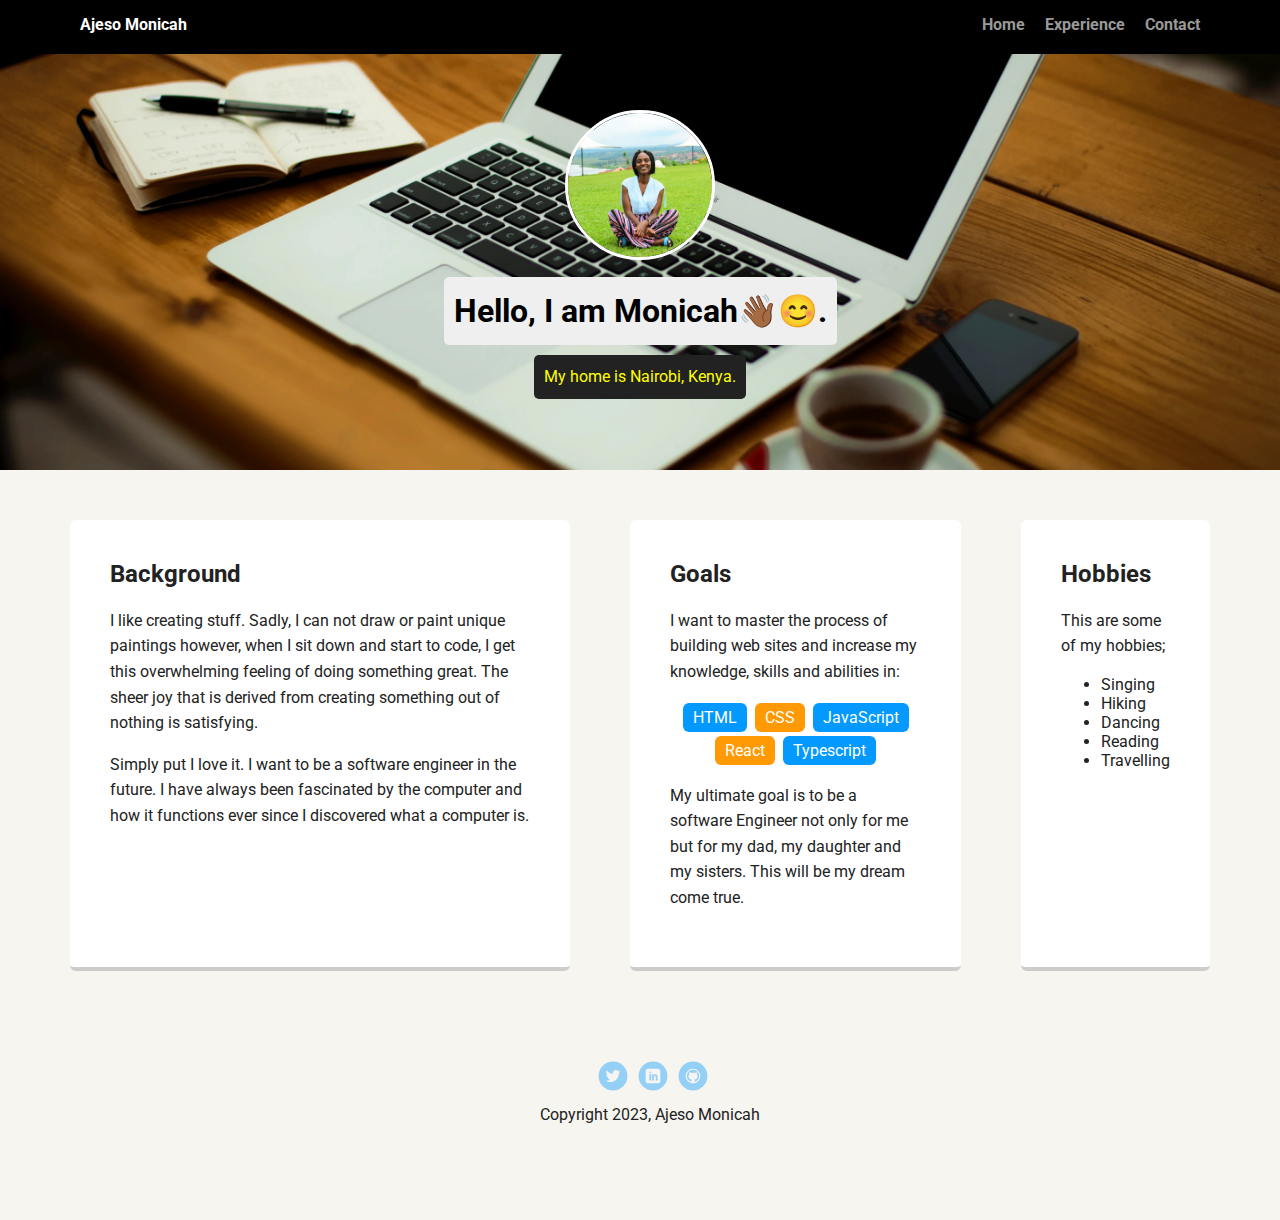
<file: index.html>
<!doctype html>
<html lang="en">

<head>
  <meta charset="utf-8">
  <title>Ajeso Monicah's Profile</title>
  <meta name="viewport" content="width=device-width, initial-scale=1.0">
  <link rel="stylesheet" href="styles.css">
  <link href="https://fonts.googleapis.com/css?family=Muli%7CRoboto:400,300,500,700,900" rel="stylesheet">
</head>

<body>

  <nav class="main-nav">
    <ul class="nav">
      <li class="name">Ajeso Monicah</li>
      <li><a href="index.html">Home</a></li>
      <li><a href="resume.html">Experience</a></li>
      <li><a href="contact.html">Contact</a></li>

    </ul>
  </nav>

  <header>
    <img src="./images/monicah.jpeg" alt="profile image" class="profile-image">
    <h1 class="tag name">Hello, I am Monicah👋🏾😊.</h1>
    <p class="tag location">My home is Nairobi, Kenya.</p>
  </header>

  <main class="flex">
    <article class="card">
      <h2>Background</h2>
      <p>I like creating stuff. Sadly, I can not
        draw or paint unique paintings however, when I sit down and start to code, I get this overwhelming feeling of
        doing something great. The sheer joy that is derived from creating something out of nothing is satisfying.
      </p>
      <p>Simply put I love it. I want to be a software engineer in the future. I have always been fascinated by the
        computer and how it functions ever since I discovered what a computer is.</p>
    </article>

    <article class="card">
      <h2>Goals</h2>
      <p>I want to master the process of building web sites and increase my knowledge, skills and abilities in:</p>
      <ul class="skills">
        <li>HTML</li>
        <li>CSS</li>
        <li>JavaScript</li>
        <li>React</li>
        <li>Typescript</li>
      </ul>
      <p>My ultimate goal is to be a software Engineer not only for me but for my dad, my daughter and my sisters. This
        will be my dream come true.</p>
    </article>

    <article class="hobbies card">
      <h2>Hobbies</h2>
      <p>This are some of my hobbies;</p>
      <ul>
        <li>Singing</li>
        <li>Hiking</li>
        <li>Dancing</li>
        <li>Reading</li>
        <li>Travelling </li>
      </ul>
    </article>
  </main>
  <footer>
    <ul>
      <li><a href="https://twitter.com/MonicahAjeso" class="social twitter">Twitter</a></li>
      <li><a href="https://www.linkedin.com/in/monicah-ajeso-b1a083198/" class="social linkedin">LinkedIn</a></li>
      <li><a href="https://github.com/Ajeso" class="social github">Github</a></li>
    </ul>
    <p class="copyright">Copyright 2023, Ajeso Monicah</p>
  </footer>
</body>

</html>
</file>
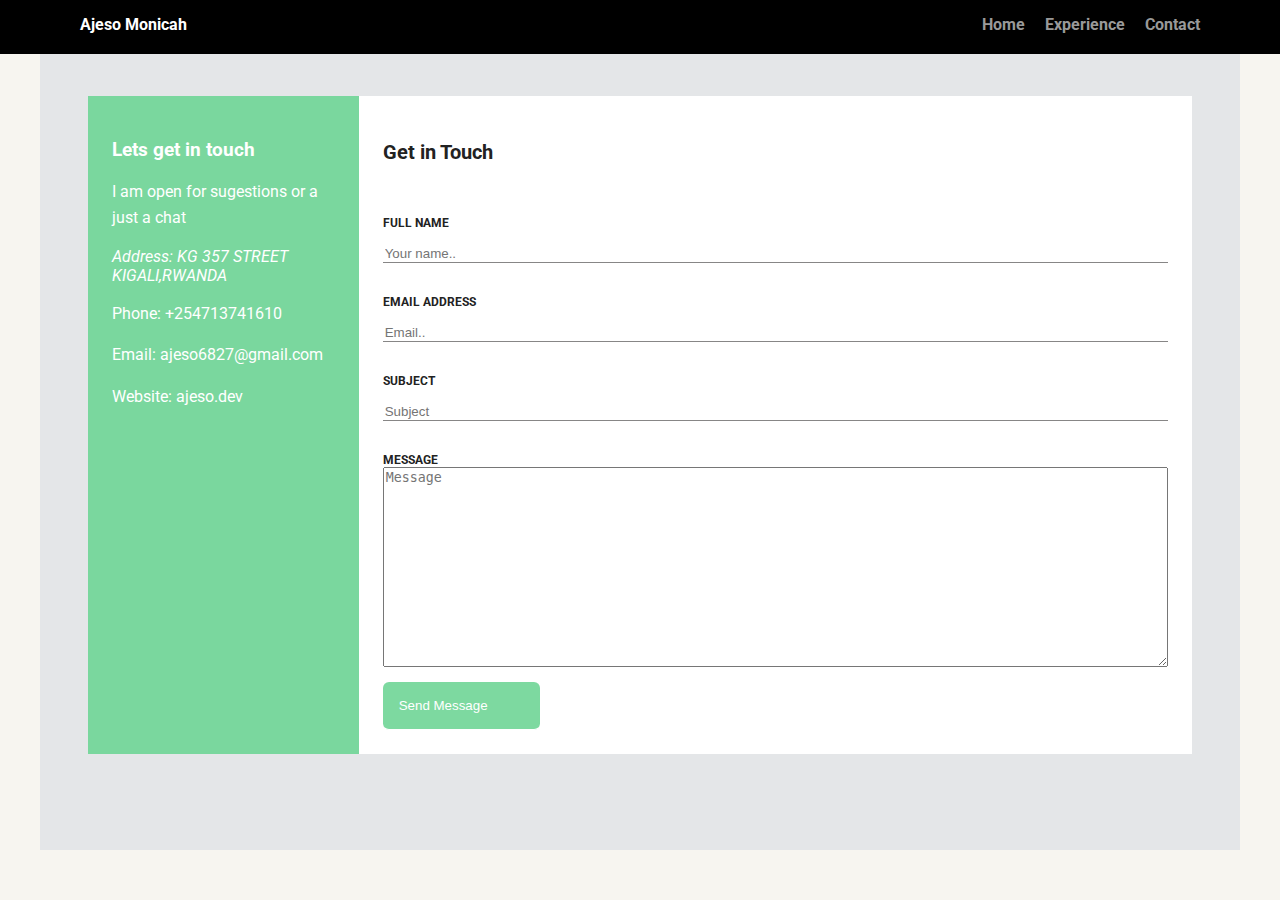
<file: contact.html>
<!DOCTYPE html>
<html lang="en">

<head>
    <meta charset="UTF-8">
    <meta http-equiv="X-UA-Compatible" content="IE=edge">
    <meta name="viewport" content="width=device-width, initial-scale=1.0">
    <title>Ajeso Monicah's Profile</title>
    <link rel="stylesheet" href="styles.css">
    <link href="https://fonts.googleapis.com/css?family=Muli%7CRoboto:400,300,500,700,900" rel="stylesheet">
</head>

<body>

    <nav class="main-nav">
        <ul class="nav">
            <li class="name">Ajeso Monicah</li>
            <li><a href="index.html">Home</a></li>
            <li><a href="resume.html">Experience</a></li>
            <li><a href="contact.html">Contact</a></li>
        </ul>
    </nav>


    <main class="contact flex">
        <div class="intro">
            <h3>Lets get in touch</h3>
            <p>I am open for sugestions or a just a chat</p>
            <address>
                Address:
                KG 357 STREET
                KIGALI,RWANDA

            </address>

            <p>
                <label>Phone:</label>
                <a href="tel:+254713741610">+254713741610
                </a>
            </p>

            <p>
                <label>Email: </label>
                <a href="mailto:ajeso6827@gmail.com" target="_blank">ajeso6827@gmail.com</a>
            </p>

            <p>
                <label>Website:</label>
                <a href="https://www.ajeso.dev/" target="_blank">ajeso.dev</a>
            </p>
        </div>



        <div class="form-div">
            <form action="get">
                <h3>Get in Touch</h3>
                <label for="fname">FULL NAME</label>
                <input type="text" id="fname" name="firstname" placeholder="Your name..">

                <label for="email">EMAIL ADDRESS</label>
                <input type="text" id="email" name="email" placeholder="Email..">

                <label for="subject">SUBJECT</label>
                <input type="text" id="subject" name="subject" placeholder="Subject">

                <label for="message">MESSAGE</label>
                <textarea id="message" name="message" placeholder="Message" style="height:200px"></textarea>

                <input class="submit" type="submit" value="Send Message">

            </form>
        </div>

    </main>
</body>

</html>
</file>
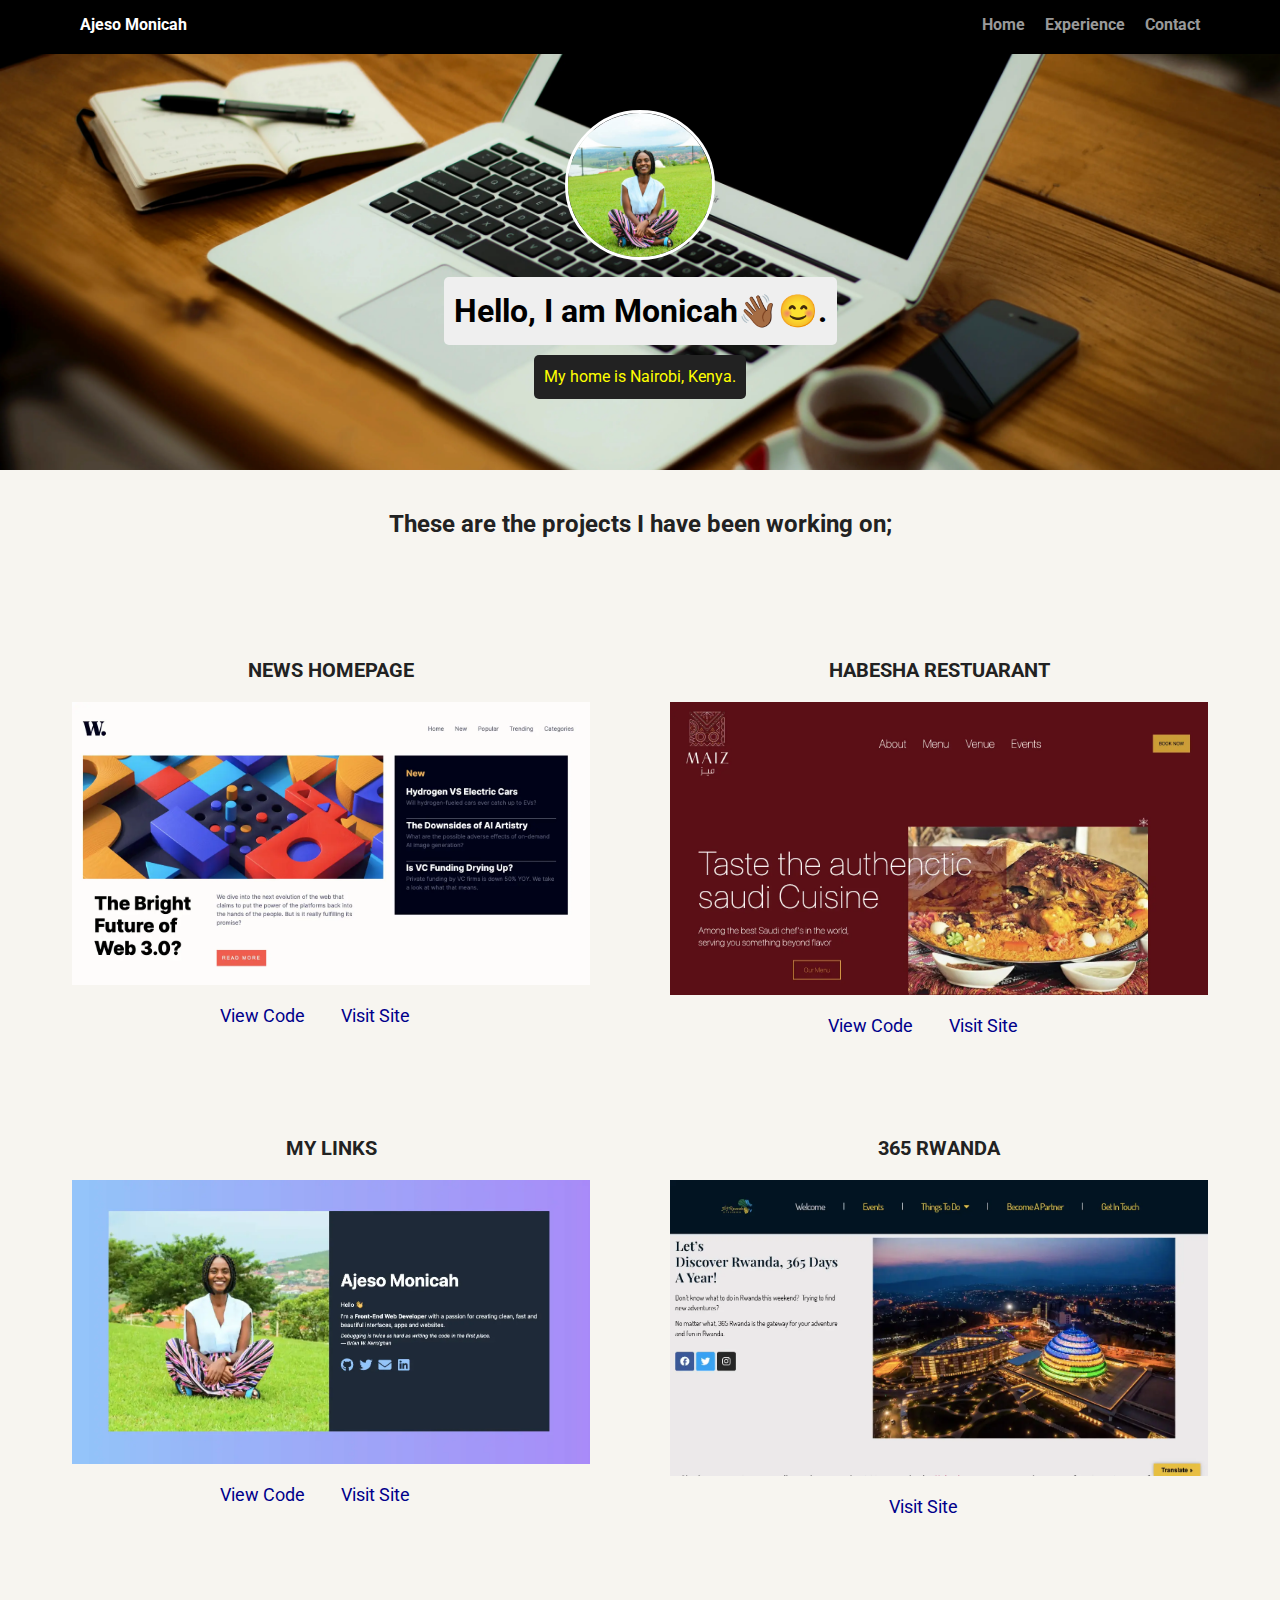
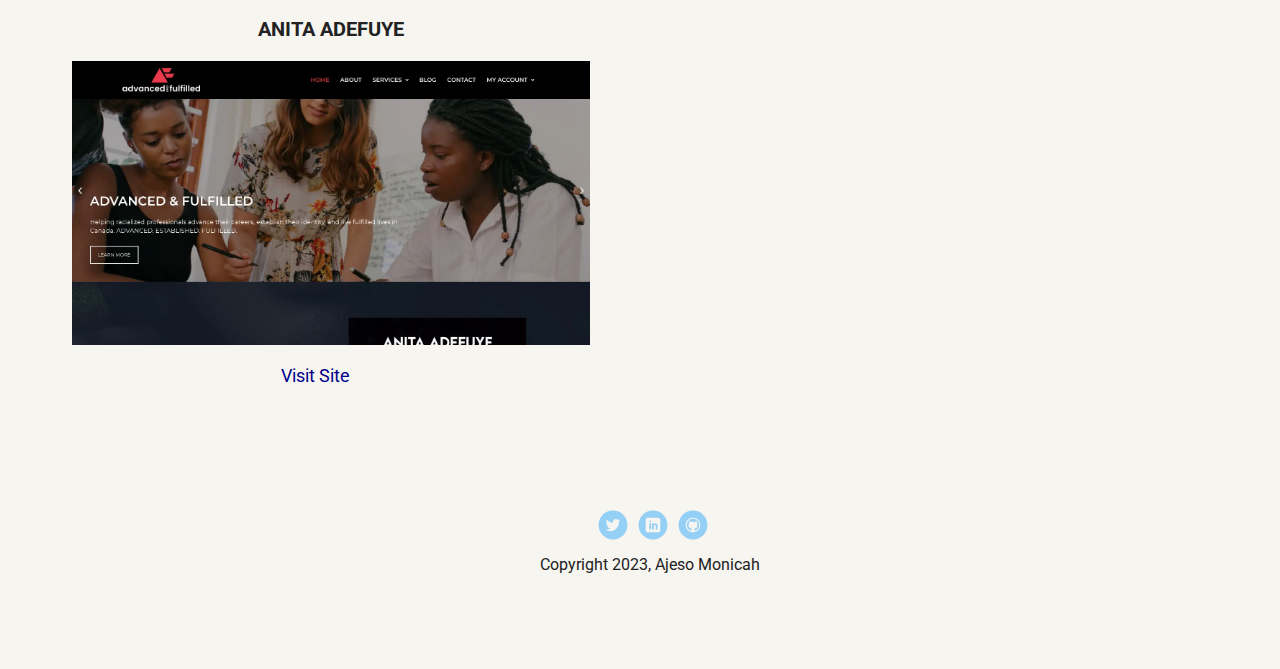
<file: resume.html>
<!DOCTYPE html>
<html lang="en">

<head>
    <meta charset="UTF-8">
    <meta http-equiv="X-UA-Compatible" content="IE=edge">
    <meta name="viewport" content="width=device-width, initial-scale=1.0">
    <title>Ajeso Monicah's Profile</title>
    <link rel="stylesheet" href="styles.css">
    <link href="https://fonts.googleapis.com/css?family=Muli%7CRoboto:400,300,500,700,900" rel="stylesheet">
</head>

<body>
    <nav class="main-nav">
        <ul class="nav">
            <li class="name">Ajeso Monicah</li>
            <li><a href="index.html">Home</a></li>
            <li><a href="resume.html">Experience</a></li>
            <li><a href="contact.html">Contact</a></li>

        </ul>
    </nav>

    <header>
        <img src="./images/monicah.jpeg" alt="profile image" class="profile-image">
        <h1 class="tag name">Hello, I am Monicah👋🏾😊.</h1>
        <p class="tag location">My home is Nairobi, Kenya.</p>
    </header>


    <main>
        <h2>These are the projects I have been working on;</h2>
        <section class="projects">
            <figure>
                <h3>News Homepage</h3>
                <img src="./images/news_page.webp" alt="news-homepage-main-flame">
                <figcaption>
                    <a href="https://github.com/Ajeso/news-Homepage-main" target="_blank"> View Code</a>
                    <a href="https://news-homepage-main-flame.vercel.app/" target="_blank">Visit Site</a>
                </figcaption>
            </figure>

            <figure>
                <h3>Habesha Restuarant</h3>
                <img src="./images/habesha.webp" alt="habesha-foods">
                <figcaption>
                    <a href="https://github.com/Ajeso/habesha-foods" target="_blank"> View Code</a>
                    <a href="https://habesha-foods.ajeso.dev/" target="_blank">Visit Site</a>
                </figcaption>
            </figure>

            <figure>
                <h3>My Links</h3>
                <img src="./images/links_site.webp" alt="links preview">
                <figcaption>
                    <a href="https://github.com/Ajeso/preview" target="_blank"> View Code</a>
                    <a href="https://www.ajeso.dev/" target="_blank">Visit Site</a>
                </figcaption>
            </figure>


            <figure>
                <h3>365 Rwanda</h3>
                <img src="./images/365_rwanda.webp" alt="365 Rwanda">
                <figcaption>
                    <a href="https://365rwanda.com/" target="_blank">Visit Site</a>
                </figcaption>
            </figure>


            <figure>
                <h3>Anita Adefuye</h3>
                <img src="./images/anita_adefuye.webp" alt="anitaadefuye">
                <figcaption> <a href="https://anitaadefuye.com/" target="_blank">Visit Site</a>
                </figcaption>
            </figure>
        </section>
    </main>

    <footer>
        <ul>
            <li><a href="https://twitter.com/MonicahAjeso" class="social twitter">Twitter</a></li>
            <li><a href="https://www.linkedin.com/in/monicah-ajeso-b1a083198/" class="social linkedin">LinkedIn</a></li>
            <li><a href="https://github.com/Ajeso" class="social github">Github</a></li>
        </ul>
        <p class="copyright">Copyright 2023, Ajeso Monicah</p>
    </footer>

</body>

</html>
</file>
<file: styles.css>
/* Global Layout Set-up */
* {
  box-sizing: border-box;
}

body {
  margin: 0;
  padding: 0;
  text-align: center;
  font-family: "Roboto", sans-serif;
  color: #222;
  background: #f7f5f0;
}
/* Link Styles */

a {
  text-decoration: none;
  color: #999;
}
a:hover {
  color: #6633ff;
}

/* Section Styles */

.main-nav {
  width: 100%;
  background: black;
  min-height: 30px;
  padding: 10px;
  position: fixed;
  text-align: center;
}
.nav {
  display: flex;
  justify-content: space-around;
  font-weight: 700;
  list-style-type: none;
  margin: 0 auto;
  padding: 0;
}

.nav .name {
  display: block;
  margin-right: auto;
  color: white;
}
.nav li {
  padding: 5px 10px 10px 10px;
}
.nav a {
  transition: all 0.5s;
}
.nav a:hover {
  color: white;
}

header {
  text-align: center;
  background: url("images/work_station.webp") no-repeat center;
  background-size: cover;
  overflow: hidden;
  padding-top: 60px;
}
header {
  line-height: 1.5;
}
header .profile-image {
  margin-top: 50px;
  width: 150px;
  height: 150px;
  border-radius: 50%;
  border: 3px solid white;
  transition: all 0.5s;
  object-fit: cover;
}
header .profile-image:hover {
  transform: scale(1.5) rotate(-15deg);
}
.tag {
  background-color: #efefef;
  color: black;
  padding: 10px;
  border-radius: 5px;
  display: table;
  margin: 10px auto;
}
.location {
  background-color: #222;
  color: yellow;
}
.card {
  margin: 30px;
  padding: 20px 40px 40px;
  max-width: 500px;
  text-align: left;
  background: #fff;
  border-bottom: 4px solid #ccc;
  border-radius: 6px;
  transition: all 0.5s;
}
.card:hover {
  border-color: #ff99ff;
}

ul.skills {
  padding: 0;
  text-align: center;
}

.skills li {
  border-radius: 6px;
  display: inline-block;
  background: #ff9904;
  color: white;
  padding: 5px 10px;
  margin: 2px;
}

.skills li:nth-child(odd) {
  background: #0399ff;
}

footer {
  width: 100%;
  min-height: 30px;
  padding: 20px 0 40px 20px;
}

footer .copyright {
  top: -8px;
  font-size: 0.75em;
}

footer ul {
  list-style-type: none;
  margin: 0;
  padding: 0;
}

footer ul li {
  display: inline-block;
}

a.social {
  display: inline-block;
  text-indent: -9999px;
  margin-left: 5px;
  width: 30px;
  height: 30px;
  background-size: 30px 30px;
  opacity: 0.4;
  transition: all 0.5s;
}
a.twitter {
  background-image: url(images/twitter.svg);
}
a.linkedin {
  background-image: url(images/linkedin.svg);
}
a.github {
  background-image: url(images/github.svg);
}
a.social:hover {
  opacity: 1;
}
.clearfix {
  clear: both;
}

/* resume css styles */

.projects figure img {
  max-width: 100%;
}
figure {
  padding-top: 2rem;
}

figure h3 {
  text-transform: uppercase;
  font-size: 20px;
  font-weight: bold;
}

figcaption {
  padding: 1rem;
}

figcaption a {
  margin-right: 2rem;
  color: darkblue;
  font-size: 18px;
}

figcaption a:hover {
  color: cadetblue;
}

.contact {
  padding-top: 5rem;
  display: flex;
  flex-direction: column-reverse;
  background-color: #e4e6e8;
}

form {
  display: flex;
  flex-direction: column;
  align-items: stretch;
  text-align: left;
  padding: 1.5rem;
  margin: 1rem;
  background-color: white;
  font-weight: bold;
  font-size: 12px;
}

form h3 {
  font-size: 20px;
}

form label {
  margin-top: 2rem;
}

form input {
  border: none;
  border-bottom: 1px solid;
  margin-top: 15px;
  color: rgb(135, 134, 134);
}

.submit {
  padding: 1rem;
  text-align: left;
  width: 50%;
  border-radius: 6px;
  background-color: #6ed595e4;
  color: white;
}

.intro {
  background-color: #6ed595e4;
  padding: 1.5rem;
  margin: 1rem;
  text-align: left;
  color: white;
}

.intro a {
  color: white;
}

.intro a:hover {
  color: #0399ff;
}
/* Styles for larger screens */
@media screen and (min-width: 720px) {
  .flex {
    display: -ms-flexbox; /* TWEENER - IE 10 */
    display: flex;
    max-width: 1200px;
    -ms-flex-pack: distribute;
    justify-content: space-around;
    margin: 0 auto;
  }

  header {
    min-height: 470px;
  }

  .nav {
    max-width: 1200px;
    padding: 0 30px;
  }

  main {
    padding-top: 20px;
  }

  .projects {
    display: grid;
    grid-template-columns: auto auto;
    padding: 2rem;
  }

  .projects figure img {
    max-width: 100%;
  }

  figure {
    padding-top: 2rem;
  }

  figure h3 {
    text-transform: uppercase;
    font-size: 20px;
    font-weight: bold;
  }

  figcaption {
    padding: 1rem;
  }

  figcaption a {
    margin-right: 2rem;
    color: darkblue;
    font-size: 18px;
  }

  figcaption a:hover {
    color: cadetblue;
  }

  main p {
    line-height: 1.6em;
  }

  footer {
    font-size: 1.3em;
    max-width: 1200px;
    margin: 40px auto;
  }

  .contact {
    flex-direction: row;
    padding: 6rem 3rem;
  }
  .form-div {
    width: 100%;
  }

  form {
    margin: 0;
  }

  .intro {
    margin: 0;
  }
  .submit {
    width: 20%;
  }
}
</file>
